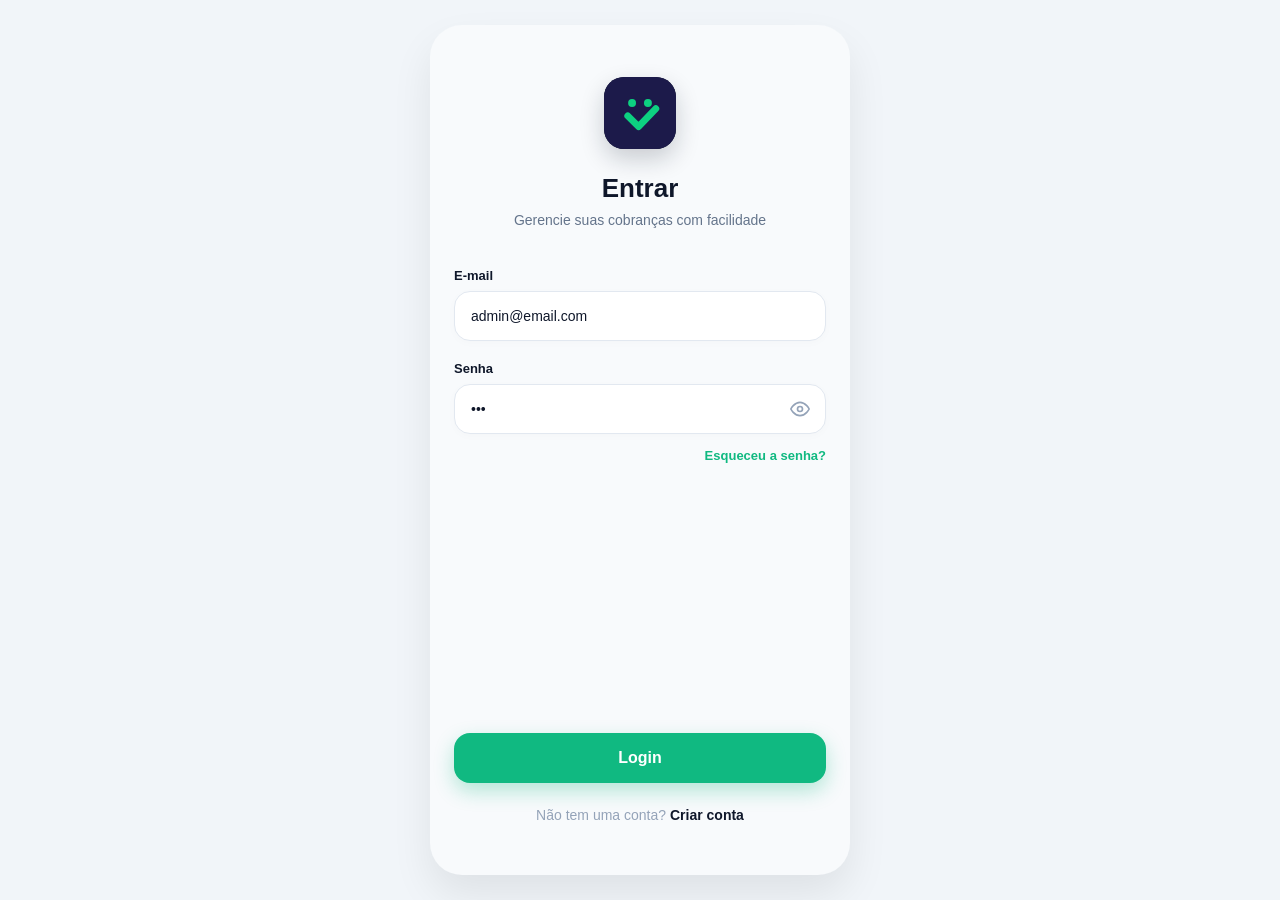
<file: index.html>
<!DOCTYPE html>
<html lang="pt-BR">
<head>
    <meta charset="UTF-8">
    <meta name="viewport" content="width=device-width, initial-scale=1.0">
    <title>Tique - Entrar</title>
    <link rel="stylesheet" href="style.css">
</head>
<body>

    <div class="container">
        <!-- Bloco Superior -->
        <div class="top-content">
            <div class="logo-box">
                <img src="assets/logo.svg" alt="Logo Tique">
            </div>
            <h1>Entrar</h1>
            <!-- Mantive a frase que você gostou! -->
            <p>Gerencie suas cobranças com facilidade</p>

            <form id="loginForm" onsubmit="fazerLogin(event)">
                <div class="input-group">
                    <label>E-mail</label>
                    <input type="email" id="email" value="admin@email.com" placeholder="seu@email.com" required>
                </div>
                
                <div class="input-group">
                    <label>Senha</label>
                    <div class="password-wrapper">
                        <!-- O value="123" atende ao professor, mas o placeholder está lá -->
                        <input type="password" id="senha" value="123" placeholder="••••••••" required>
                        <span class="eye-icon" onclick="togglePassword()">
                            <!-- Ícone de Olho em SVG para não precisar baixar imagem -->
                            <svg width="20" height="20" viewBox="0 0 24 24" fill="none" stroke="#94a3b8" stroke-width="2" stroke-linecap="round" stroke-linejoin="round">
                                <path d="M1 12s4-8 11-8 11 8 11 8-4 8-11 8-11-8-11-8z"></path>
                                <circle cx="12" cy="12" r="3"></circle>
                            </svg>
                        </span>
                    </div>
                </div>

                <div class="forgot-password">
                    <a href="recuperar.html">Esqueceu a senha?</a>
                </div>
        </div>

        <!-- Bloco Inferior (Empurrado para baixo pelo CSS) -->
        <div class="bottom-content">
                <button type="submit" class="btn-login" form="loginForm">Login</button>
                <p class="register-link">Não tem uma conta? <a href="cadastro.html">Criar conta</a></p>
            </form>
        </div>
    </div>

    <script src="script.js"></script>

</body>
</html>
</file>
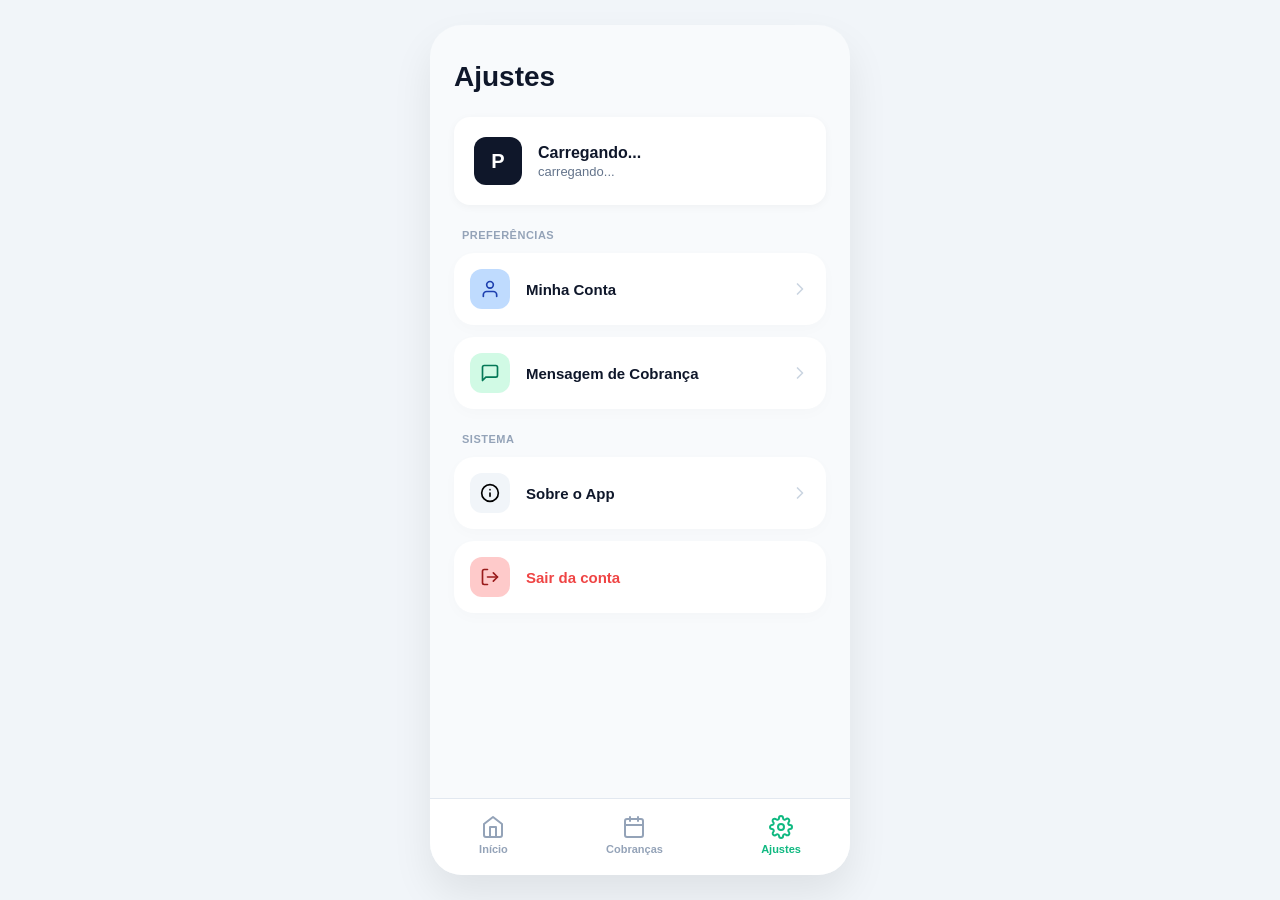
<file: ajustes.html>
<!DOCTYPE html>
<html lang="pt-BR">
<head>
    <meta charset="UTF-8">
    <meta name="viewport" content="width=device-width, initial-scale=1.0">
    <title>Tique - Ajustes</title>
    <link rel="stylesheet" href="style.css">
</head>
<body>

    <div class="container dashboard-layout">
        
        <div class="scroll-area relative-area">
            
            <!-- Cabeçalho -->
            <header class="cobrancas-header">
                <h2>Ajustes</h2>
            </header>

            <!-- Card de Perfil Dinâmico -->
            <div class="profile-card" style="display: flex; align-items: center; gap: 16px; background: #ffffff; padding: 20px; border-radius: 16px; margin-bottom: 24px; box-shadow: 0 2px 8px rgba(0,0,0,0.04);">
                <!-- Avatar com ID para receber a inicial -->
                <div id="perfilAvatar" style="width: 48px; height: 48px; background-color: #0f172a; color: #ffffff; font-weight: 700; border-radius: 12px; display: flex; align-items: center; justify-content: center; font-size: 20px;">
                    P
                </div>
                <div>
                    <!-- Nome com ID -->
                    <h4 id="perfilNome" style="font-size: 16px; font-weight: 700; color: #0f172a; margin-bottom: 2px;">Carregando...</h4>
                    <!-- E-mail com ID -->
                    <p id="perfilEmail" style="font-size: 13px; color: #64748b; margin: 0;">carregando...</p>
                </div>
            </div>

            <!-- Grupo de Preferências -->
            <div class="settings-group">
                <h4 class="settings-title">PREFERÊNCIAS</h4>
                
                <!-- Envolvido com a tag <a> para direcionar para minha-conta.html -->
                <a href="minha-conta.html" style="text-decoration: none; color: inherit; display: block;">
                    <div class="settings-item" style="cursor: pointer;">
                        <div class="settings-item-left">
                            <div class="settings-icon bg-blue">
                                <svg width="24" height="24" viewBox="0 0 24 24" fill="none" stroke="currentColor" stroke-width="2" stroke-linecap="round" stroke-linejoin="round"><path d="M20 21v-2a4 4 0 0 0-4-4H8a4 4 0 0 0-4 4v2"></path><circle cx="12" cy="7" r="4"></circle></svg>
                            </div>
                            <span>Minha Conta</span>
                        </div>
                        <svg class="chevron" viewBox="0 0 24 24" fill="none" stroke="currentColor" stroke-width="2" stroke-linecap="round" stroke-linejoin="round"><polyline points="9 18 15 12 9 6"></polyline></svg>
                    </div>
                </a>
                
                <!-- Opção para Editar Mensagem de Cobrança -->
                <a href="mensagem.html" style="text-decoration: none; color: inherit; display: block;">
                    <div class="settings-item" style="cursor: pointer;">
                        <div class="settings-item-left">
                            <!-- Troquei a cor para bg-green e o ícone para um balão de mensagem -->
                            <div class="settings-icon bg-green" style="background-color: #d1fae5; color: #047857;">
                                <svg width="24" height="24" viewBox="0 0 24 24" fill="none" stroke="currentColor" stroke-width="2" stroke-linecap="round" stroke-linejoin="round">
                                    <path d="M21 15a2 2 0 0 1-2 2H7l-4 4V5a2 2 0 0 1 2-2h14a2 2 0 0 1 2 2z"></path>
                                </svg>
                            </div>
                            <span>Mensagem de Cobrança</span>
                        </div>
                        <svg class="chevron" viewBox="0 0 24 24" fill="none" stroke="currentColor" stroke-width="2" stroke-linecap="round" stroke-linejoin="round"><polyline points="9 18 15 12 9 6"></polyline></svg>
                    </div>
                </a>

            </div>

            <!-- Grupo do Sistema -->
            <div class="settings-group">
                <h4 class="settings-title">SISTEMA</h4>
                
                <!-- Opção Sobre o App -->
                <a href="sobre.html" style="text-decoration: none; color: inherit; display: block;">
                    <div class="settings-item" style="cursor: pointer;">
                        <div class="settings-item-left">
                            <div class="settings-icon bg-gray-av">
                                <!-- Ícone de Informação (i) no lugar da interrogação -->
                                <svg width="24" height="24" viewBox="0 0 24 24" fill="none" stroke="currentColor" stroke-width="2" stroke-linecap="round" stroke-linejoin="round">
                                    <circle cx="12" cy="12" r="10"></circle>
                                    <line x1="12" y1="16" x2="12" y2="12"></line>
                                    <line x1="12" y1="8" x2="12.01" y2="8"></line>
                                </svg>
                            </div>
                            <span>Sobre o App</span>
                        </div>
                        <svg class="chevron" viewBox="0 0 24 24" fill="none" stroke="currentColor" stroke-width="2" stroke-linecap="round" stroke-linejoin="round"><polyline points="9 18 15 12 9 6"></polyline></svg>
                    </div>
                </a>
                
                <!-- Botão de Sair com a função sairDoApp() -->
                <div class="settings-item" onclick="sairDoApp()" style="cursor: pointer;">
                    <div class="settings-item-left">
                        <div class="settings-icon bg-red">
                            <svg width="24" height="24" viewBox="0 0 24 24" fill="none" stroke="currentColor" stroke-width="2" stroke-linecap="round" stroke-linejoin="round"><path d="M9 21H5a2 2 0 0 1-2-2V5a2 2 0 0 1 2-2h4"></path><polyline points="16 17 21 12 16 7"></polyline><line x1="21" y1="12" x2="9" y2="12"></line></svg>
                        </div>
                        <span style="color: #ef4444;">Sair da conta</span>
                    </div>
                </div>
            </div>

        </div>

        <!-- Menu de Navegação Inferior -->
        <nav class="bottom-nav">
            <a href="dashboard.html" class="nav-item">
                <svg width="24" height="24" viewBox="0 0 24 24" fill="none" stroke="#94a3b8" stroke-width="2" stroke-linecap="round" stroke-linejoin="round"><path d="M3 9l9-7 9 7v11a2 2 0 0 1-2 2H5a2 2 0 0 1-2-2z"></path><polyline points="9 22 9 12 15 12 15 22"></polyline></svg>
                <span>Início</span>
            </a>
            <a href="cobrancas.html" class="nav-item">
                <svg width="24" height="24" viewBox="0 0 24 24" fill="none" stroke="#94a3b8" stroke-width="2" stroke-linecap="round" stroke-linejoin="round"><rect x="3" y="4" width="18" height="18" rx="2" ry="2"></rect><line x1="16" y1="2" x2="16" y2="6"></line><line x1="8" y1="2" x2="8" y2="6"></line><line x1="3" y1="10" x2="21" y2="10"></line></svg>
                <span>Cobranças</span>
            </a>
            <a href="ajustes.html" class="nav-item active">
                <svg width="24" height="24" viewBox="0 0 24 24" fill="none" stroke="#10b981" stroke-width="2" stroke-linecap="round" stroke-linejoin="round"><circle cx="12" cy="12" r="3"></circle><path d="M19.4 15a1.65 1.65 0 0 0 .33 1.82l.06.06a2 2 0 0 1 0 2.83 2 2 0 0 1-2.83 0l-.06-.06a1.65 1.65 0 0 0-1.82-.33 1.65 1.65 0 0 0-1 1.51V21a2 2 0 0 1-2 2 2 2 0 0 1-2-2v-.09A1.65 1.65 0 0 0 9 19.4a1.65 1.65 0 0 0-1.82.33l-.06.06a2 2 0 0 1-2.83 0 2 2 0 0 1 0-2.83l.06-.06a1.65 1.65 0 0 0 .33-1.82 1.65 1.65 0 0 0-1.51-1H3a2 2 0 0 1-2-2 2 2 0 0 1 2-2h.09A1.65 1.65 0 0 0 4.6 9a1.65 1.65 0 0 0-.33-1.82l-.06-.06a2 2 0 0 1 0-2.83 2 2 0 0 1 2.83 0l.06.06a1.65 1.65 0 0 0 1.82.33H9a1.65 1.65 0 0 0 1-1.51V3a2 2 0 0 1 2-2 2 2 0 0 1 2 2v.09a1.65 1.65 0 0 0 1 1.51 1.65 1.65 0 0 0 1.82-.33l.06-.06a2 2 0 0 1 2.83 0 2 2 0 0 1 0 2.83l-.06.06a1.65 1.65 0 0 0-.33 1.82V9a1.65 1.65 0 0 0 1.51 1H21a2 2 0 0 1 2 2 2 2 0 0 1-2 2h-.09a1.65 1.65 0 0 0-1.51 1z"></path></svg>
                <span>Ajustes</span>
            </a>
        </nav>
    </div>

    <script src="script.js"></script>
</body>
</html>
</file>
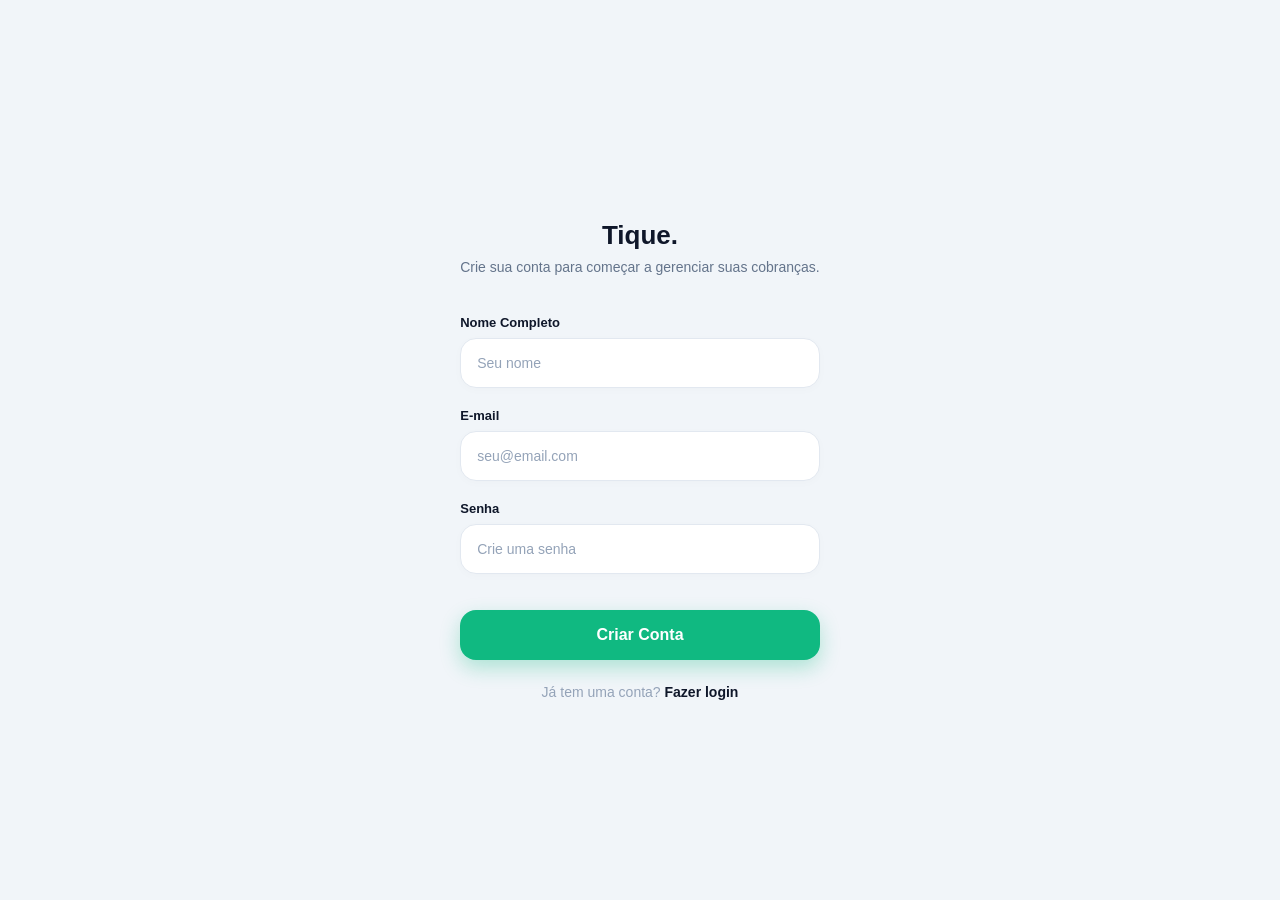
<file: cadastro.html>
<!DOCTYPE html>
<html lang="pt-BR">
<head>
    <meta charset="UTF-8">
    <meta name="viewport" content="width=device-width, initial-scale=1.0">
    <title>Tique - Criar Conta</title>
    <link rel="stylesheet" href="style.css">
</head>
<body>
    <div class="login-layout">
        <div class="top-content" style="margin-top: 40px;">
            <h1 class="logo-text">Tique<span>.</span></h1>
            <p class="subtitle">Crie sua conta para começar a gerenciar suas cobranças.</p>
        </div>

        <div class="middle-content">
            <form id="cadastroForm" onsubmit="cadastrarUsuario(event)">
                <div class="input-group">
                    <label>Nome Completo</label>
                    <input type="text" id="cadNome" placeholder="Seu nome" required>
                </div>
                <div class="input-group">
                    <label>E-mail</label>
                    <input type="email" id="cadEmail" placeholder="seu@email.com" required>
                </div>
                <div class="input-group">
                    <label>Senha</label>
                    <input type="password" id="cadSenha" placeholder="Crie uma senha" required>
                </div>

                <button type="submit" class="btn-login" style="margin-top: 16px;">Criar Conta</button>
                <p class="register-link">Já tem uma conta? <a href="index.html">Fazer login</a></p>
            </form>
        </div>
    </div>
    <script src="script.js"></script>
</body>
</html>
</file>
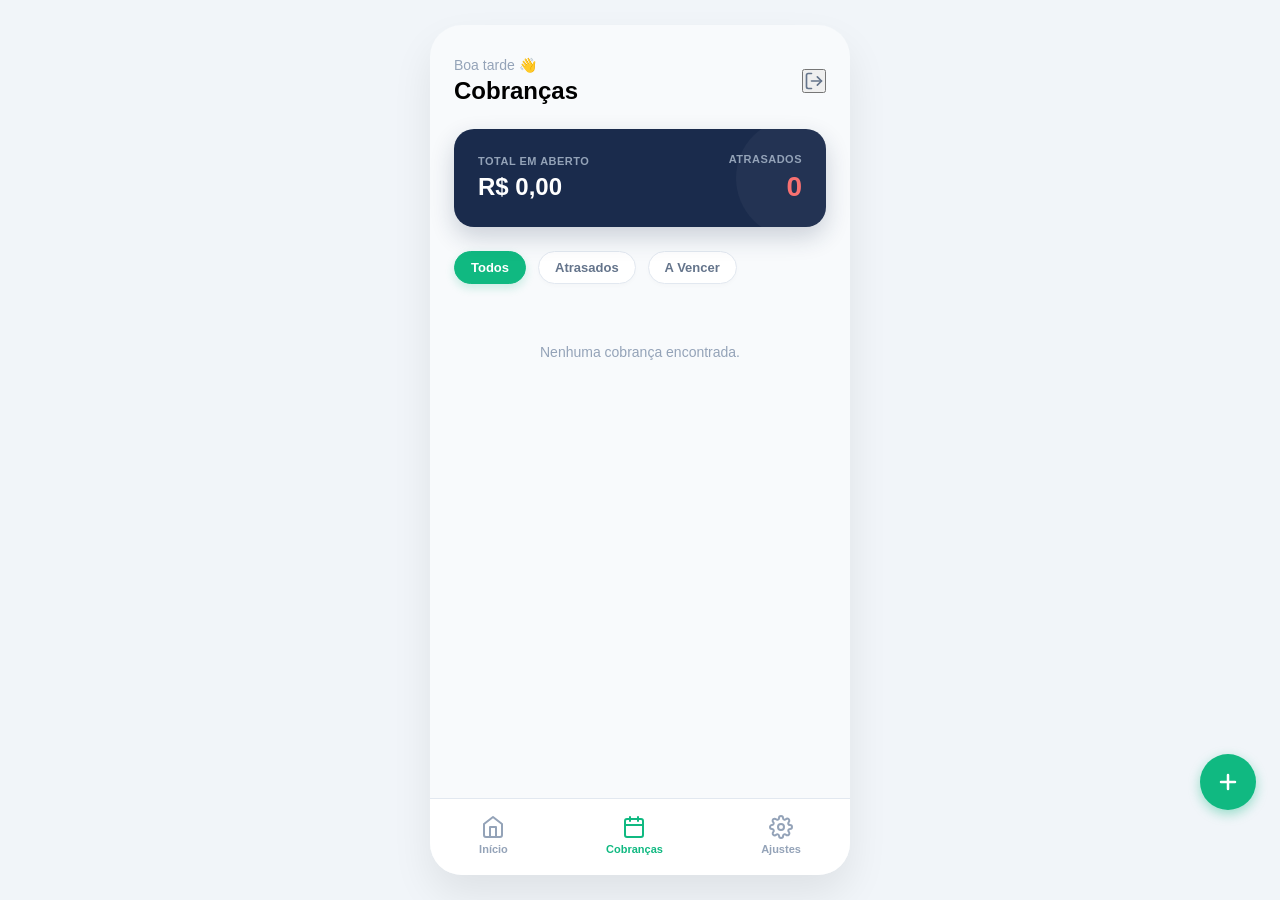
<file: cobrancas.html>
<!DOCTYPE html>
<html lang="pt-BR">
<head>
    <meta charset="UTF-8">
    <meta name="viewport" content="width=device-width, initial-scale=1.0">
    <title>Tique - Cobranças</title>
    <link rel="stylesheet" href="style.css">
</head>
<body onload="inicializarCobrancas()">

    <div class="container dashboard-layout">
        
        <div class="scroll-area relative-area">
            
            <!-- Cabeçalho Cobranças Alinhado e com ID para a saudação -->
            <header style="display: flex; justify-content: space-between; align-items: center; margin-bottom: 24px;">
                <div>
                    <span class="greeting" id="textoSaudacao" style="display: block;">Bom dia</span>
                    <h2 style="margin-top: 4px; margin-bottom: 0;">Cobranças</h2>
                </div>
                
                <button class="btn-icon" onclick="sairDoApp()" title="Sair da conta" style="flex-shrink: 0; display: flex; justify-content: center; align-items: center;">
                    <svg width="20" height="20" viewBox="0 0 24 24" fill="none" stroke="#64748b" stroke-width="2" stroke-linecap="round" stroke-linejoin="round">
                        <path d="M9 21H5a2 2 0 0 1-2-2V5a2 2 0 0 1 2-2h4"></path>
                        <polyline points="16 17 21 12 16 7"></polyline>
                        <line x1="21" y1="12" x2="9" y2="12"></line>
                    </svg>
                </button>
            </header>

            <!-- Card Escuro de Resumo -->
            <div class="summary-dark-card">
                <div class="summary-left">
                    <span class="summary-label">TOTAL EM ABERTO</span>
                    <h3 class="summary-value" id="totalAberto">R$ 0,00</h3>
                </div>
                <div class="summary-right">
                    <span class="summary-label">ATRASADOS</span>
                    <h3 class="summary-highlight" id="totalAtrasados">0</h3>
                </div>
                <div class="circle-decoration"></div>
            </div>

            <!-- Filtros (Pills) -->
            <div class="filters cobrancas-filters">
                <button class="filter-pill active" onclick="filtrarCobrancas('Todos', this)">Todos</button>
                <button class="filter-pill" onclick="filtrarCobrancas('ATRASADO', this)">Atrasados</button>
                <button class="filter-pill" onclick="filtrarCobrancas('A Vencer', this)">A Vencer</button>
            </div>

            <!-- Lista de Clientes -->
            <div class="clientes-list" id="listaClientes">
                <!-- Os cards vão entrar aqui dinamicamente -->
            </div>

            <!-- Botão Flutuante (FAB) de Nova Cobrança -->
            <button class="fab-button" onclick="window.location.href='novo.html'">
                <svg width="24" height="24" viewBox="0 0 24 24" fill="none" stroke="#ffffff" stroke-width="2.5" stroke-linecap="round" stroke-linejoin="round"><line x1="12" y1="5" x2="12" y2="19"></line><line x1="5" y1="12" x2="19" y2="12"></line></svg>
            </button>
        </div>

        <!-- Menu de Navegação Inferior -->
        <nav class="bottom-nav">
            <a href="dashboard.html" class="nav-item">
                <svg width="24" height="24" viewBox="0 0 24 24" fill="none" stroke="#94a3b8" stroke-width="2" stroke-linecap="round" stroke-linejoin="round"><path d="M3 9l9-7 9 7v11a2 2 0 0 1-2 2H5a2 2 0 0 1-2-2z"></path><polyline points="9 22 9 12 15 12 15 22"></polyline></svg>
                <span>Início</span>
            </a>
            <a href="cobrancas.html" class="nav-item active">
                <svg width="24" height="24" viewBox="0 0 24 24" fill="none" stroke="#10b981" stroke-width="2" stroke-linecap="round" stroke-linejoin="round"><rect x="3" y="4" width="18" height="18" rx="2" ry="2"></rect><line x1="16" y1="2" x2="16" y2="6"></line><line x1="8" y1="2" x2="8" y2="6"></line><line x1="3" y1="10" x2="21" y2="10"></line></svg>
                <span>Cobranças</span>
            </a>
            <a href="ajustes.html" class="nav-item">
                <svg width="24" height="24" viewBox="0 0 24 24" fill="none" stroke="#94a3b8" stroke-width="2" stroke-linecap="round" stroke-linejoin="round"><circle cx="12" cy="12" r="3"></circle><path d="M19.4 15a1.65 1.65 0 0 0 .33 1.82l.06.06a2 2 0 0 1 0 2.83 2 2 0 0 1-2.83 0l-.06-.06a1.65 1.65 0 0 0-1.82-.33 1.65 1.65 0 0 0-1 1.51V21a2 2 0 0 1-2 2 2 2 0 0 1-2-2v-.09A1.65 1.65 0 0 0 9 19.4a1.65 1.65 0 0 0-1.82.33l-.06.06a2 2 0 0 1-2.83 0 2 2 0 0 1 0-2.83l.06-.06a1.65 1.65 0 0 0 .33-1.82 1.65 1.65 0 0 0-1.51-1H3a2 2 0 0 1-2-2 2 2 0 0 1 2-2h.09A1.65 1.65 0 0 0 4.6 9a1.65 1.65 0 0 0-.33-1.82l-.06-.06a2 2 0 0 1 0-2.83 2 2 0 0 1 2.83 0l.06.06a1.65 1.65 0 0 0 1.82.33H9a1.65 1.65 0 0 0 1-1.51V3a2 2 0 0 1 2-2 2 2 0 0 1 2 2v.09a1.65 1.65 0 0 0 1 1.51 1.65 1.65 0 0 0 1.82-.33l.06-.06a2 2 0 0 1 2.83 0 2 2 0 0 1 0 2.83l-.06.06a1.65 1.65 0 0 0-.33 1.82V9a1.65 1.65 0 0 0 1.51 1H21a2 2 0 0 1 2 2 2 2 0 0 1-2 2h-.09a1.65 1.65 0 0 0-1.51 1z"></path></svg>
                <span>Ajustes</span>
            </a>
        </nav>
    </div>

    <script src="script.js"></script>
</body>
</html>
</file>
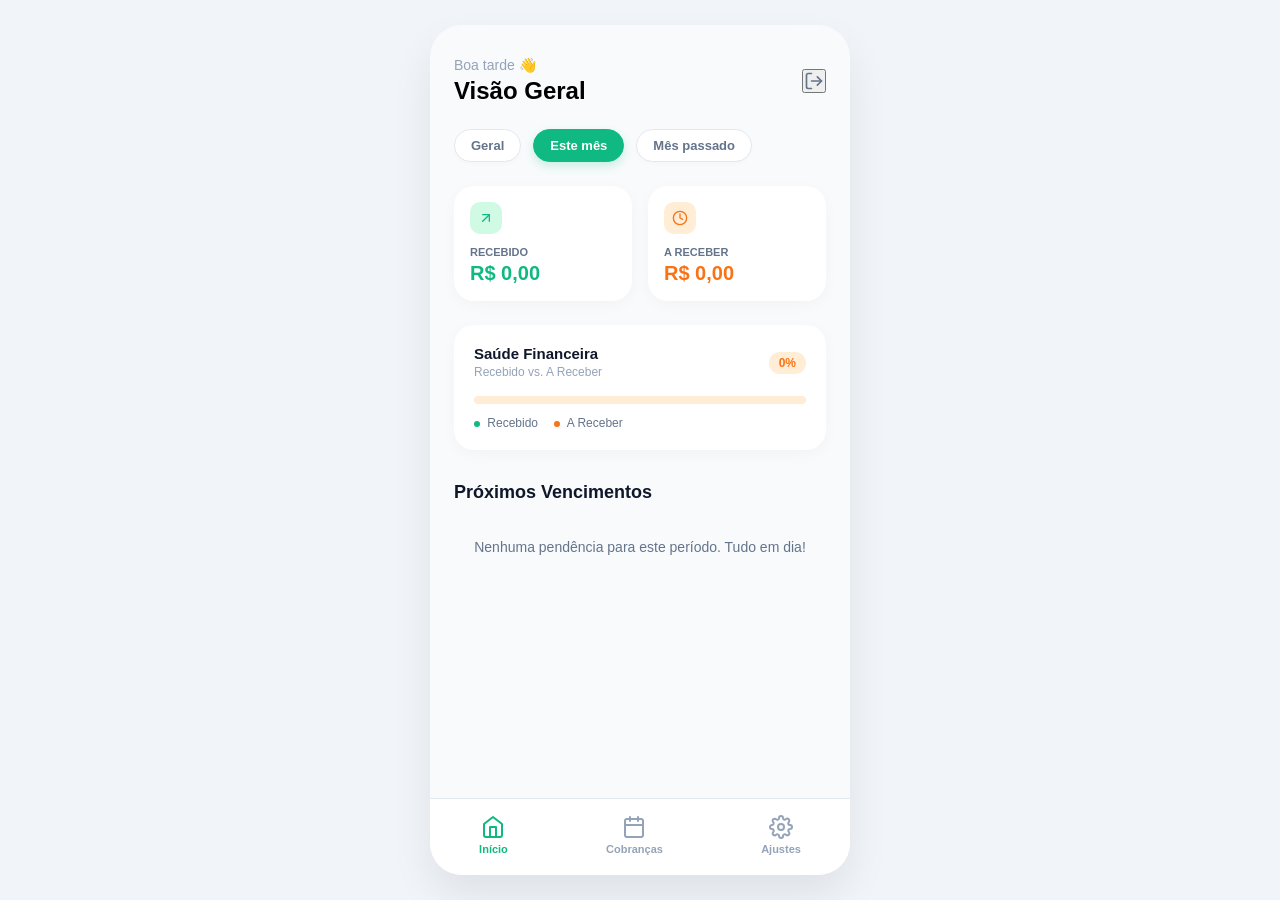
<file: dashboard.html>
<!DOCTYPE html>
<html lang="pt-BR">
<head>
    <meta charset="UTF-8">
    <meta name="viewport" content="width=device-width, initial-scale=1.0">
    <title>Tique - Visão Geral</title>
    <link rel="stylesheet" href="style.css">
</head>
<body onload="inicializarDashboard()">

    <div class="container dashboard-layout">
        
        <div class="scroll-area" style="padding-bottom: 24px;">
            
            <!-- Cabeçalho Dashboard -->
            <header style="display: flex; justify-content: space-between; align-items: center; margin-bottom: 24px;">
                <div>
                    <span class="greeting" id="textoSaudacao" style="display: block;">Bom dia</span>
                    <h2 style="margin-top: 4px; margin-bottom: 0;">Visão Geral</h2>
                </div>
                
                <button class="btn-icon" onclick="sairDoApp()" title="Sair da conta" style="flex-shrink: 0; display: flex; justify-content: center; align-items: center;">
                    <svg width="20" height="20" viewBox="0 0 24 24" fill="none" stroke="#64748b" stroke-width="2" stroke-linecap="round" stroke-linejoin="round">
                        <path d="M9 21H5a2 2 0 0 1-2-2V5a2 2 0 0 1 2-2h4"></path>
                        <polyline points="16 17 21 12 16 7"></polyline>
                        <line x1="21" y1="12" x2="9" y2="12"></line>
                    </svg>
                </button>
            </header>

            <!-- Filtros -->
            <div class="filters">
                <!-- Passamos 'Este mes' como padrão -->
                <button class="filter-pill" onclick="filtrarDashboard('Geral', this)">Geral</button>
                <button class="filter-pill active" onclick="filtrarDashboard('Este mes', this)">Este mês</button>
                <button class="filter-pill" onclick="filtrarDashboard('Mes passado', this)">Mês passado</button>
            </div>


            <!-- Cards de Resumo -->
            <div class="summary-cards">
                <div class="card card-green">
                    <div class="card-icon bg-green-light">
                        <svg width="16" height="16" viewBox="0 0 24 24" fill="none" stroke="#10b981" stroke-width="2" stroke-linecap="round" stroke-linejoin="round"><line x1="7" y1="17" x2="17" y2="7"></line><polyline points="7 7 17 7 17 17"></polyline></svg>
                    </div>
                    <span class="card-label">RECEBIDO</span>
                    <h3 class="card-value" id="dashRecebido">R$ 0,00</h3>
                </div>
                
                <div class="card card-orange">
                    <div class="card-icon bg-orange-light">
                        <svg width="16" height="16" viewBox="0 0 24 24" fill="none" stroke="#f97316" stroke-width="2" stroke-linecap="round" stroke-linejoin="round"><circle cx="12" cy="12" r="10"></circle><polyline points="12 6 12 12 16 14"></polyline></svg>
                    </div>
                    <span class="card-label">A RECEBER</span>
                    <h3 class="card-value" id="dashAReceber">R$ 0,00</h3>
                </div>
            </div>

            <!-- Saúde Financeira -->
            <div class="health-card">
                <div class="health-header">
                    <div>
                        <h4>Saúde Financeira</h4>
                        <span class="health-subtitle">Recebido vs. A Receber</span>
                    </div>
                    <span class="health-percent" id="dashSaudeTexto">0%</span>
                </div>
                <div class="progress-track">
                    <div class="progress-fill" id="dashSaudeBarra" style="width: 0%;"></div>
                </div>
                <div class="health-legend">
                    <span><span class="dot dot-green"></span> Recebido</span>
                    <span><span class="dot dot-orange"></span> A Receber</span>
                </div>
            </div>

            <!-- Substituímos Categorias por Próximos Vencimentos -->
            <h3 class="section-title">Próximos Vencimentos</h3>
            <div class="category-list" id="dashProximos">
                <!-- Os mini-cards entrarão aqui dinamicamente -->
            </div>
            
        </div> <!-- Fim da scroll-area -->

        <!-- Menu de Navegação Inferior -->
        <nav class="bottom-nav">
            <a href="dashboard.html" class="nav-item active">
                <svg width="24" height="24" viewBox="0 0 24 24" fill="none" stroke="#10b981" stroke-width="2" stroke-linecap="round" stroke-linejoin="round"><path d="M3 9l9-7 9 7v11a2 2 0 0 1-2 2H5a2 2 0 0 1-2-2z"></path><polyline points="9 22 9 12 15 12 15 22"></polyline></svg>
                <span>Início</span>
            </a>
            <a href="cobrancas.html" class="nav-item">
                <svg width="24" height="24" viewBox="0 0 24 24" fill="none" stroke="#94a3b8" stroke-width="2" stroke-linecap="round" stroke-linejoin="round"><rect x="3" y="4" width="18" height="18" rx="2" ry="2"></rect><line x1="16" y1="2" x2="16" y2="6"></line><line x1="8" y1="2" x2="8" y2="6"></line><line x1="3" y1="10" x2="21" y2="10"></line></svg>
                <span>Cobranças</span>
            </a>
            <a href="ajustes.html" class="nav-item">
                <svg width="24" height="24" viewBox="0 0 24 24" fill="none" stroke="#94a3b8" stroke-width="2" stroke-linecap="round" stroke-linejoin="round"><circle cx="12" cy="12" r="3"></circle><path d="M19.4 15a1.65 1.65 0 0 0 .33 1.82l.06.06a2 2 0 0 1 0 2.83 2 2 0 0 1-2.83 0l-.06-.06a1.65 1.65 0 0 0-1.82-.33 1.65 1.65 0 0 0-1 1.51V21a2 2 0 0 1-2 2 2 2 0 0 1-2-2v-.09A1.65 1.65 0 0 0 9 19.4a1.65 1.65 0 0 0-1.82.33l-.06.06a2 2 0 0 1-2.83 0 2 2 0 0 1 0-2.83l.06-.06a1.65 1.65 0 0 0 .33-1.82 1.65 1.65 0 0 0-1.51-1H3a2 2 0 0 1-2-2 2 2 0 0 1 2-2h.09A1.65 1.65 0 0 0 4.6 9a1.65 1.65 0 0 0-.33-1.82l-.06-.06a2 2 0 0 1 0-2.83 2 2 0 0 1 2.83 0l.06.06a1.65 1.65 0 0 0 1.82.33H9a1.65 1.65 0 0 0 1-1.51V3a2 2 0 0 1 2-2 2 2 0 0 1 2 2v.09a1.65 1.65 0 0 0 1 1.51 1.65 1.65 0 0 0 1.82-.33l.06-.06a2 2 0 0 1 2.83 0 2 2 0 0 1 0 2.83l-.06.06a1.65 1.65 0 0 0-.33 1.82V9a1.65 1.65 0 0 0 1.51 1H21a2 2 0 0 1 2 2 2 2 0 0 1-2 2h-.09a1.65 1.65 0 0 0-1.51 1z"></path></svg>
                <span>Ajustes</span>
            </a>
        </nav>
    </div>

    <script src="script.js"></script>
</body>
</html>
</file>
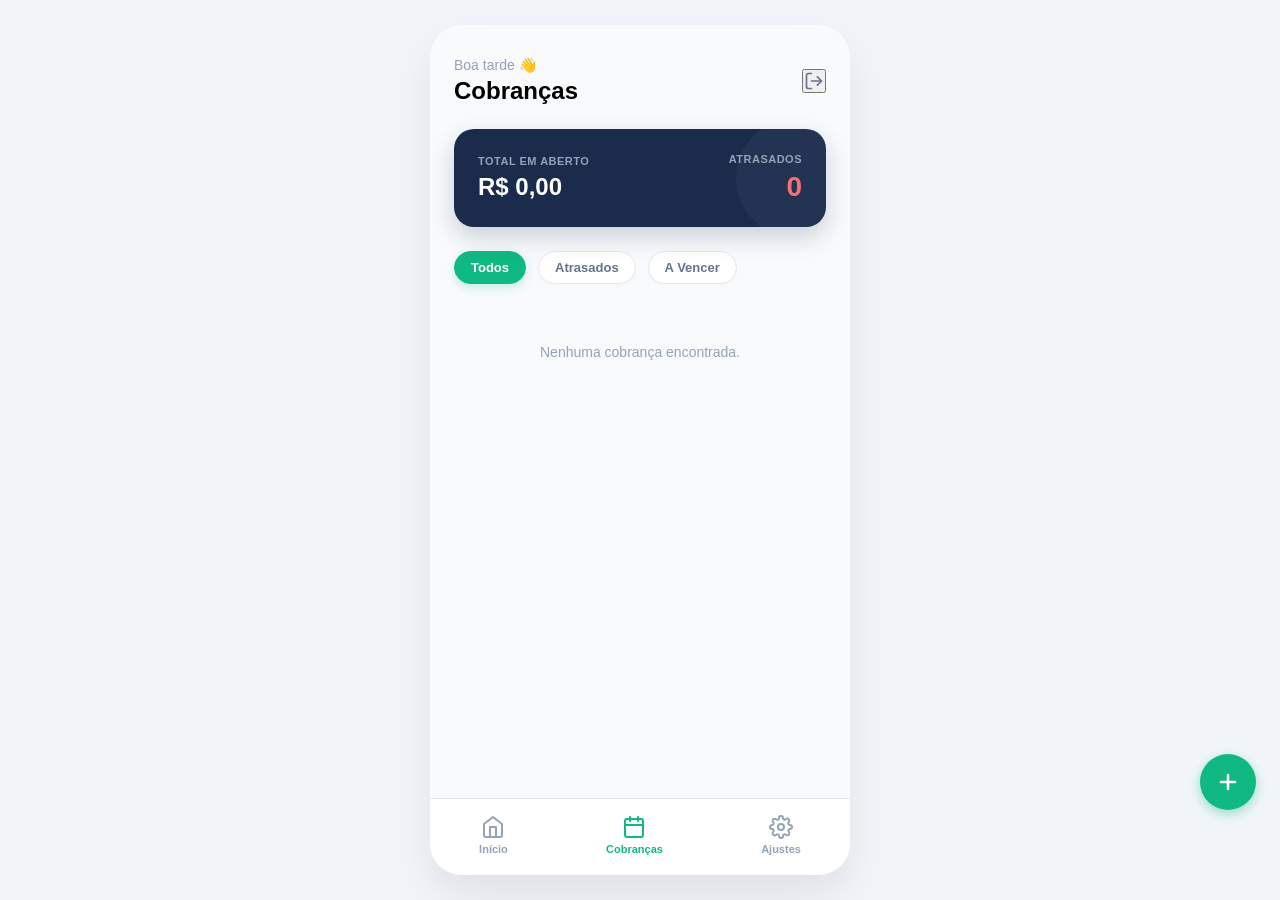
<file: editar-cobranca.html>
<!DOCTYPE html>
<html lang="pt-BR">
<head>
    <meta charset="UTF-8">
    <meta name="viewport" content="width=device-width, initial-scale=1.0">
    <title>Tique - Editar Cobrança</title>
    <link rel="stylesheet" href="style.css">
</head>
<body>
    <div class="container dashboard-layout">
        
        <div class="scroll-area" style="padding-bottom: 32px;">
            
            <!-- Cabeçalho com botão de Voltar para a tela de detalhes da cobrança -->
            <header class="cobrancas-header flex-header" style="align-items: center; gap: 12px; margin-bottom: 32px;">
                <!-- O botão volta para a lista, mas pode ser ajustado para voltar para os detalhes específicos -->
                <button type="button" class="btn-icon" onclick="window.history.back()" style="width: 48px; height: 48px;">
                    <svg width="24" height="24" viewBox="0 0 24 24" fill="none" stroke="#0f172a" stroke-width="2" stroke-linecap="round" stroke-linejoin="round">
                        <line x1="19" y1="12" x2="5" y2="12"></line>
                        <polyline points="12 19 5 12 12 5"></polyline>
                    </svg>
                </button>
                <h2 style="margin: 0; font-size: 24px;">Editar Cobrança</h2>
            </header>

            <!-- Formulário -->
            <form id="formEditarCobranca" onsubmit="salvarEdicaoCobranca(event)">
                
                <!-- Campo oculto para guardar o ID da cobrança que está sendo editada -->
                <input type="hidden" id="editId">

                <div class="input-group">
                    <label>Nome do Cliente</label>
                    <input type="text" id="editNome" required>
                </div>
                
                <div class="input-group">
                    <label>Valor da Cobrança (R$)</label>
                    <input type="number" step="0.01" id="editValor" required>
                </div>
                
                <div class="input-group">
                    <label>Data de Vencimento</label>
                    <input type="date" id="editData" required>
                </div>
                
                <div class="input-group">
                    <label>WhatsApp (com DDD)</label>
                    <input type="text" id="editWhats" required>
                </div>

                <!-- Botões de Ação -->
                <div style="display: flex; flex-direction: column; gap: 12px; margin-top: 24px;">
                    <!-- Botão de Salvar -->
                    <button type="submit" class="btn-login">Salvar Alterações</button>
                    
                    <!-- Botão de Excluir -->
                    <!-- Coloquei um estilo inline vermelho para destacar, mas você pode mover para o seu style.css como .btn-danger -->
                    <button type="button" class="btn-login" style="background-color: #ef4444; border-color: #ef4444;" onclick="excluirCobranca()">Excluir Cobrança</button>
                </div>
            </form>

        </div>
    </div>

    <script src="script.js"></script>
    <script>
        // Este script deve rodar assim que a tela carregar para preencher os dados.
        // O ideal é que ele fique no seu script.js, mas coloquei aqui para ilustrar a lógica.
        window.onload = function() {
            carregarDadosDaCobranca();
        };
    </script>
</body>
</html>
</file>
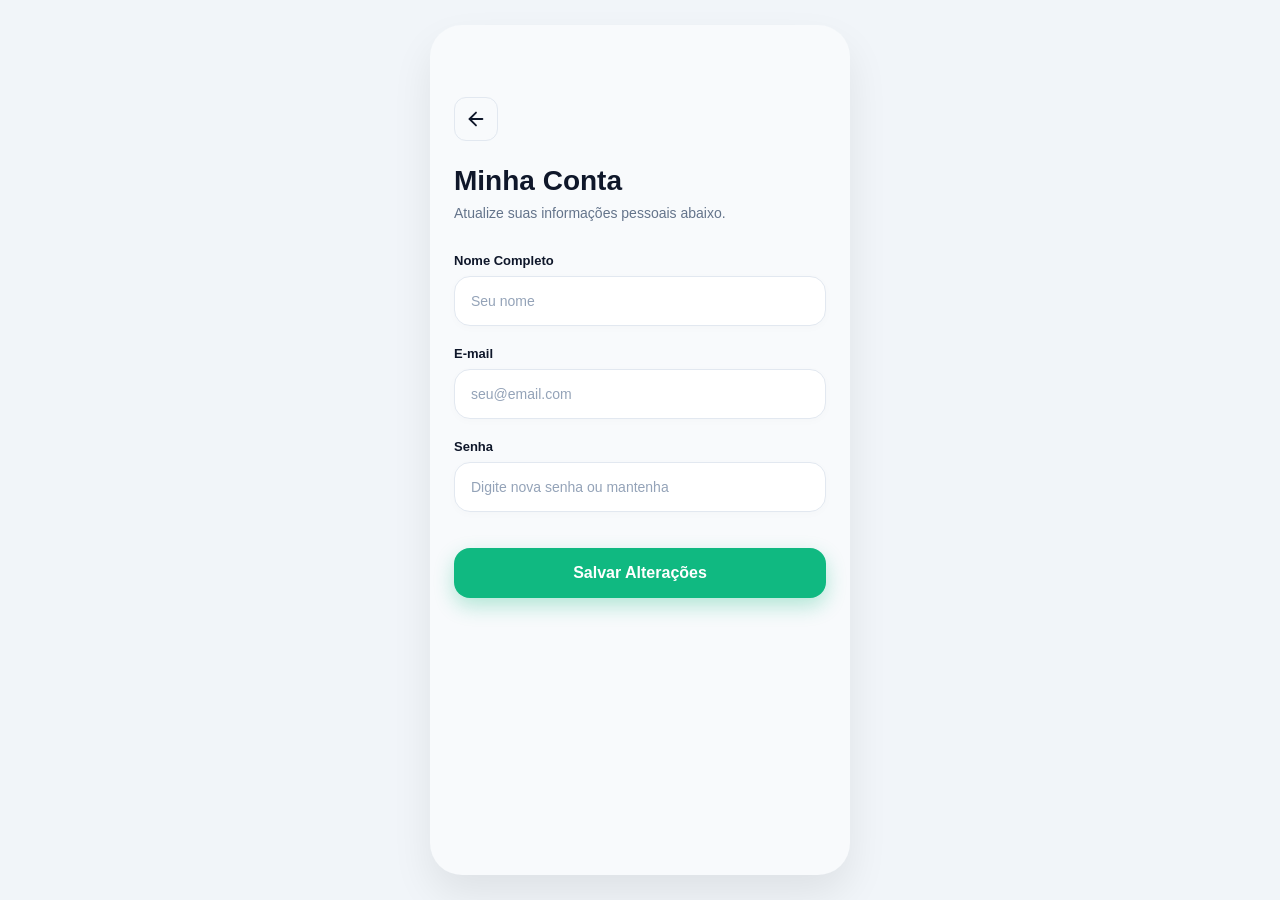
<file: minha-conta.html>
<!DOCTYPE html>
<html lang="pt-BR">
<head>
    <meta charset="UTF-8">
    <meta name="viewport" content="width=device-width, initial-scale=1.0">
    <title>Tique - Minha Conta</title>
    <link rel="stylesheet" href="style.css">
</head>
<body onload="carregarDadosEdicao()">
    <div class="container login-layout">
        
        <div class="top-content" style="margin-top: 40px; display: flex; flex-direction: column; align-items: flex-start; text-align: left; width: 100%;">
            <button class="btn-icon" onclick="window.location.href='ajustes.html'" style="margin-bottom: 24px; background: transparent; border: 1px solid #e2e8f0; width: 44px; height: 44px; border-radius: 12px; display: flex; justify-content: center; align-items: center; cursor: pointer;">
                <svg width="22" height="22" viewBox="0 0 24 24" fill="none" stroke="#0f172a" stroke-width="2" stroke-linecap="round" stroke-linejoin="round"><line x1="19" y1="12" x2="5" y2="12"></line><polyline points="12 19 5 12 12 5"></polyline></svg>
            </button>
            
            <h1 class="logo-text" style="font-size: 28px; margin-bottom: 8px;">Minha Conta</h1>
            <p class="subtitle" style="margin: 0; margin-bottom: 32px;">Atualize suas informações pessoais abaixo.</p>
        </div>

        <div class="middle-content">
            <form id="editarForm" onsubmit="salvarAlteracoesConta(event)">
                <div class="input-group">
                    <label>Nome Completo</label>
                    <input type="text" id="editNome" placeholder="Seu nome" required>
                </div>
                <div class="input-group">
                    <label>E-mail</label>
                    <input type="email" id="editEmail" placeholder="seu@email.com" required>
                </div>
                <div class="input-group">
                    <label>Senha</label>
                    <input type="password" id="editSenha" placeholder="Digite nova senha ou mantenha" required>
                </div>

                <button type="submit" class="btn-login" style="margin-top: 16px; background-color: #10b981;">Salvar Alterações</button>
            </form>
        </div>
    </div>
    <script src="script.js"></script>
</body>
</html>
</file>
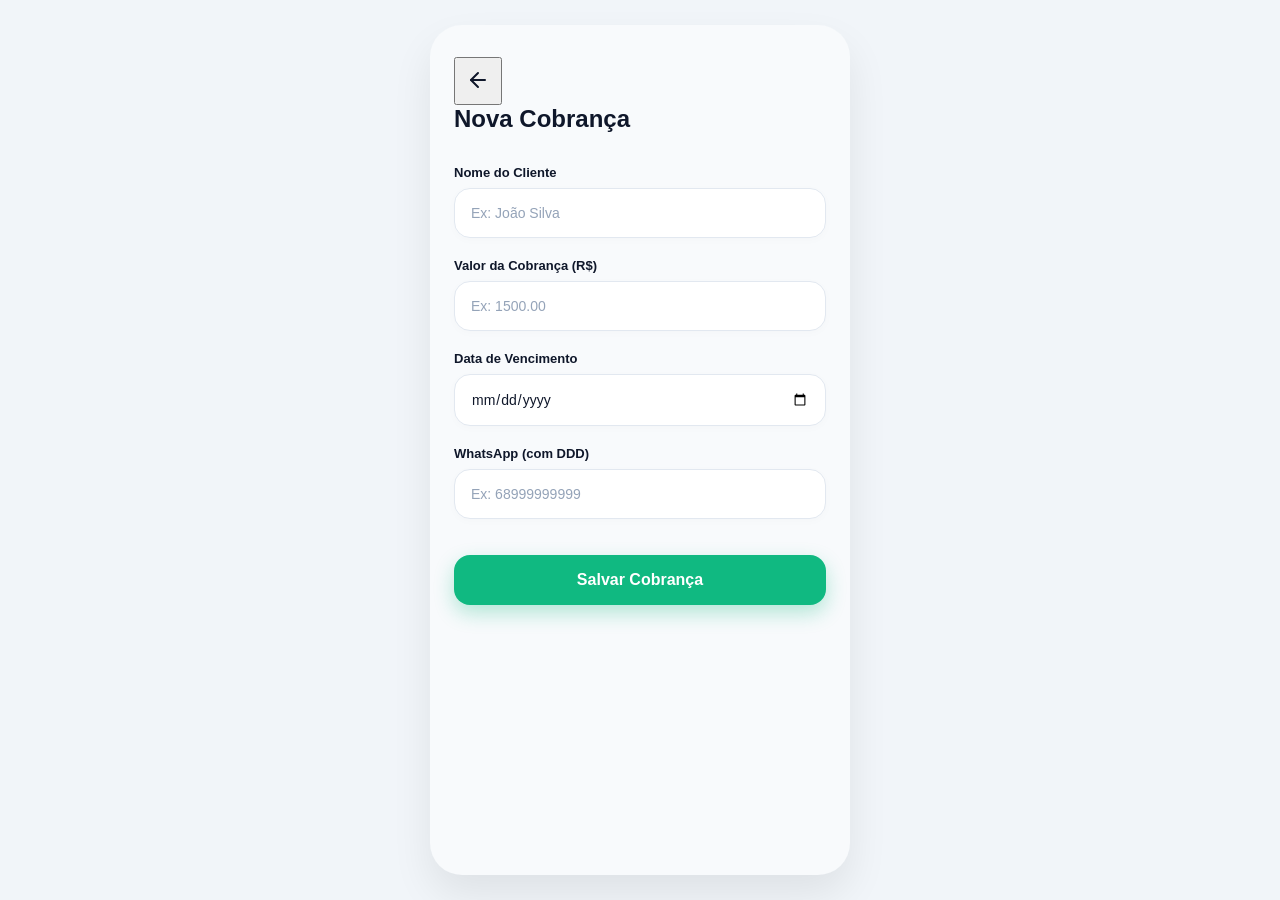
<file: novo.html>
<!DOCTYPE html>
<html lang="pt-BR">
<head>
    <meta charset="UTF-8">
    <meta name="viewport" content="width=device-width, initial-scale=1.0">
    <title>Tique - Nova Cobrança</title>
    <link rel="stylesheet" href="style.css">
</head>
<body>
    <div class="container dashboard-layout">
        
        <!-- A área do formulário ocupa a tela toda (sem menu inferior) -->
        <div class="scroll-area" style="padding-bottom: 32px;">
            
            <!-- Cabeçalho com botão de Voltar -->
            <header class="cobrancas-header flex-header" style="align-items: center; gap: 12px; margin-bottom: 32px;">
                <button class="btn-icon" onclick="window.location.href='cobrancas.html'" style="width: 48px; height: 48px;">
                    <svg width="24" height="24" viewBox="0 0 24 24" fill="none" stroke="#0f172a" stroke-width="2" stroke-linecap="round" stroke-linejoin="round"><line x1="19" y1="12" x2="5" y2="12"></line><polyline points="12 19 5 12 12 5"></polyline></svg>
                </button>
                <h2 style="margin: 0; font-size: 24px;">Nova Cobrança</h2>
            </header>

            <!-- Formulário -->
            <form id="formNovaCobranca" onsubmit="salvarNovaCobranca(event)">
                
                <div class="input-group">
                    <label>Nome do Cliente</label>
                    <input type="text" id="novoNome" placeholder="Ex: João Silva" required>
                </div>
                
                <div class="input-group">
                    <label>Valor da Cobrança (R$)</label>
                    <!-- step="0.01" permite centavos -->
                    <input type="number" step="0.01" id="novoValor" placeholder="Ex: 1500.00" required>
                </div>
                
                <div class="input-group">
                    <label>Data de Vencimento</label>
                    <input type="date" id="novoData" required>
                </div>
                
                <div class="input-group">
                    <label>WhatsApp (com DDD)</label>
                    <input type="text" id="novoWhats" placeholder="Ex: 68999999999" required>
                </div>

                <!-- Nosso botão de login reaproveitado, pois já tem o estilo perfeito -->
                <button type="submit" class="btn-login" style="margin-top: 16px;">Salvar Cobrança</button>
            </form>

        </div>
    </div>

    <script src="script.js"></script>
</body>
</html>
</file>
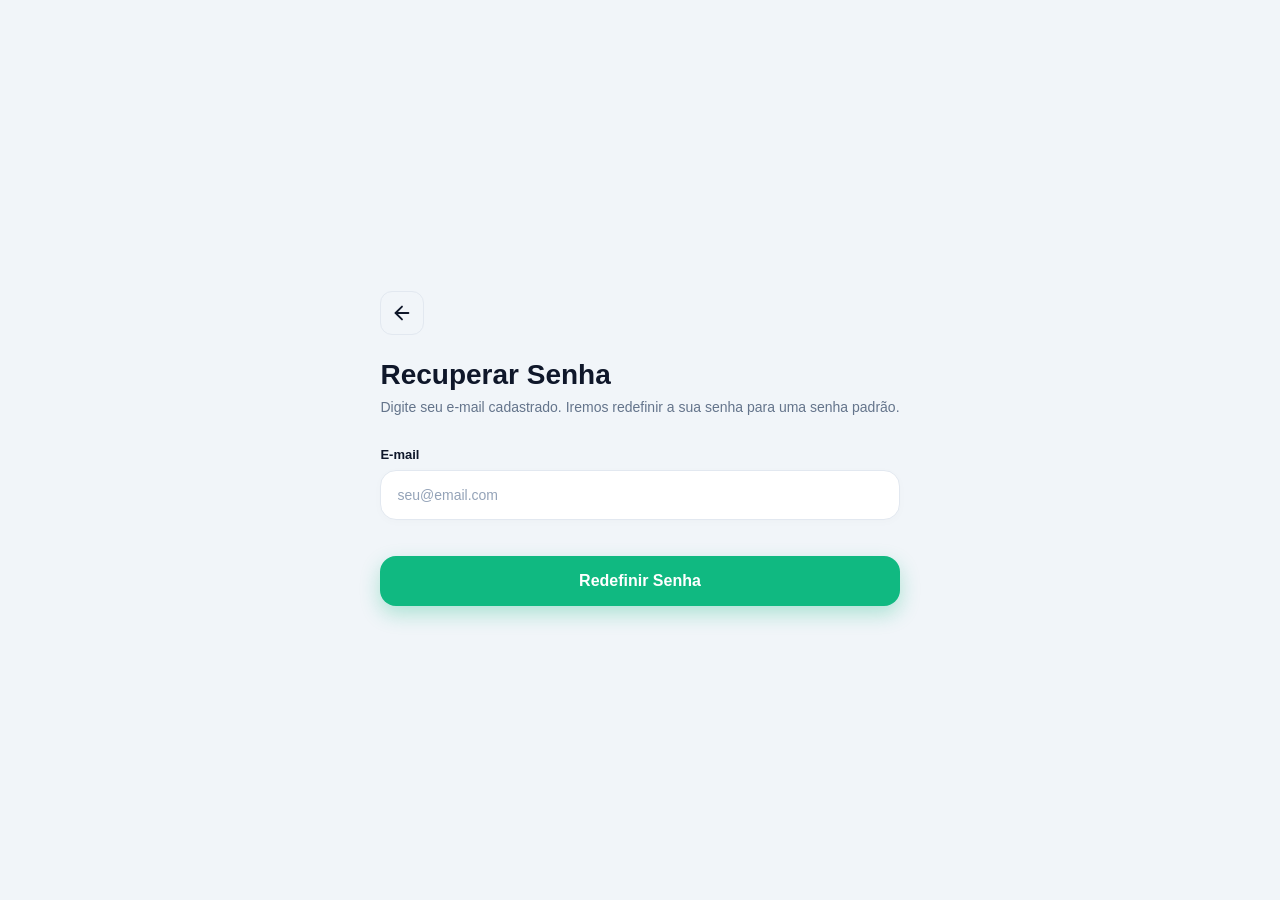
<file: recuperar.html>
<!DOCTYPE html>
<html lang="pt-BR">
<head>
    <meta charset="UTF-8">
    <meta name="viewport" content="width=device-width, initial-scale=1.0">
    <title>Tique - Recuperar Senha</title>
    <link rel="stylesheet" href="style.css">
    
    <!-- CSS Exclusivo desta tela para "vencer" o alinhamento centralizado do style.css -->
    <style>
        .login-layout {
            align-items: flex-start !important;
            padding: 24px !important;
        }
        .top-content {
            text-align: left !important;
            width: 100% !important;
            display: flex !important;
            flex-direction: column !important;
            align-items: flex-start !important;
        }
        .middle-content {
            width: 100% !important;
        }
    </style>
</head>
<body>
    <div class="login-layout">
        
        <div class="top-content" style="margin-top: 20px;">
            <button class="btn-icon" onclick="window.location.href='index.html'" style="margin-bottom: 24px; background: transparent; border: 1px solid #e2e8f0; width: 44px; height: 44px; border-radius: 12px; display: flex; justify-content: center; align-items: center; cursor: pointer;">
                <svg width="22" height="22" viewBox="0 0 24 24" fill="none" stroke="#0f172a" stroke-width="2" stroke-linecap="round" stroke-linejoin="round"><line x1="19" y1="12" x2="5" y2="12"></line><polyline points="12 19 5 12 12 5"></polyline></svg>
            </button>
            
            <h1 class="logo-text" style="font-size: 28px; margin-bottom: 8px;">Recuperar Senha</h1>
            <p class="subtitle" style="margin: 0;">Digite seu e-mail cadastrado. Iremos redefinir a sua senha para uma senha padrão.</p>
        </div>

        <div class="middle-content" style="margin-top: 32px;">
            <form id="recuperarForm" onsubmit="simularRecuperacao(event)">
                <div class="input-group">
                    <label>E-mail</label>
                    <input type="email" id="recuperarEmail" placeholder="seu@email.com" required>
                </div>
                
                <button type="submit" class="btn-login" style="margin-top: 16px;">Redefinir Senha</button>
            </form>
            
            <!-- Mensagem de Sucesso Atualizada -->
            <div id="mensagemSucesso" style="display: none; margin-top: 24px; padding: 20px; background-color: #d1fae5; border-radius: 12px; text-align: center;">
                <svg width="32" height="32" viewBox="0 0 24 24" fill="none" stroke="#10b981" stroke-width="2" stroke-linecap="round" stroke-linejoin="round" style="margin-bottom: 8px;"><path d="M22 11.08V12a10 10 0 1 1-5.93-9.14"></path><polyline points="22 4 12 14.01 9 11.01"></polyline></svg>
                
                <h4 style="color: #065f46; font-size: 16px; margin-bottom: 12px;">Senha Redefinida!</h4>
                
                <!-- Área da Senha com Blur e Olhinho -->
                <div style="color: #047857; font-size: 15px; display: flex; align-items: center; justify-content: center; gap: 8px; margin-bottom: 20px;">
                    <span>Sua nova senha é:</span>
                    <strong id="senhaPadrao" style="filter: blur(4px); transition: filter 0.3s ease; user-select: none; font-size: 18px;">123</strong>
                    
                    <button type="button" onclick="alternarVisibilidadeSenha()" style="background: transparent; border: none; cursor: pointer; display: flex; align-items: center; padding: 4px; color: #047857;" title="Revelar senha">
                        <svg id="iconeOlhoPadrao" width="20" height="20" viewBox="0 0 24 24" fill="none" stroke="currentColor" stroke-width="2" stroke-linecap="round" stroke-linejoin="round">
                            <path d="M1 12s4-8 11-8 11 8 11 8-4 8-11 8-11-8-11-8z"></path><circle cx="12" cy="12" r="3"></circle>
                        </svg>
                    </button>
                </div>
                
                <button type="button" onclick="window.location.href='index.html'" style="background: #e2e8f0; border: none; color: #475569; font-weight: 600; cursor: pointer; padding: 10px 24px; border-radius: 8px; transition: background 0.2s; width: 100%;">
                    Voltar ao Login
                </button>
            </div>
        </div>

    </div>
    <script src="script.js"></script>
</body>
</html>
</file>
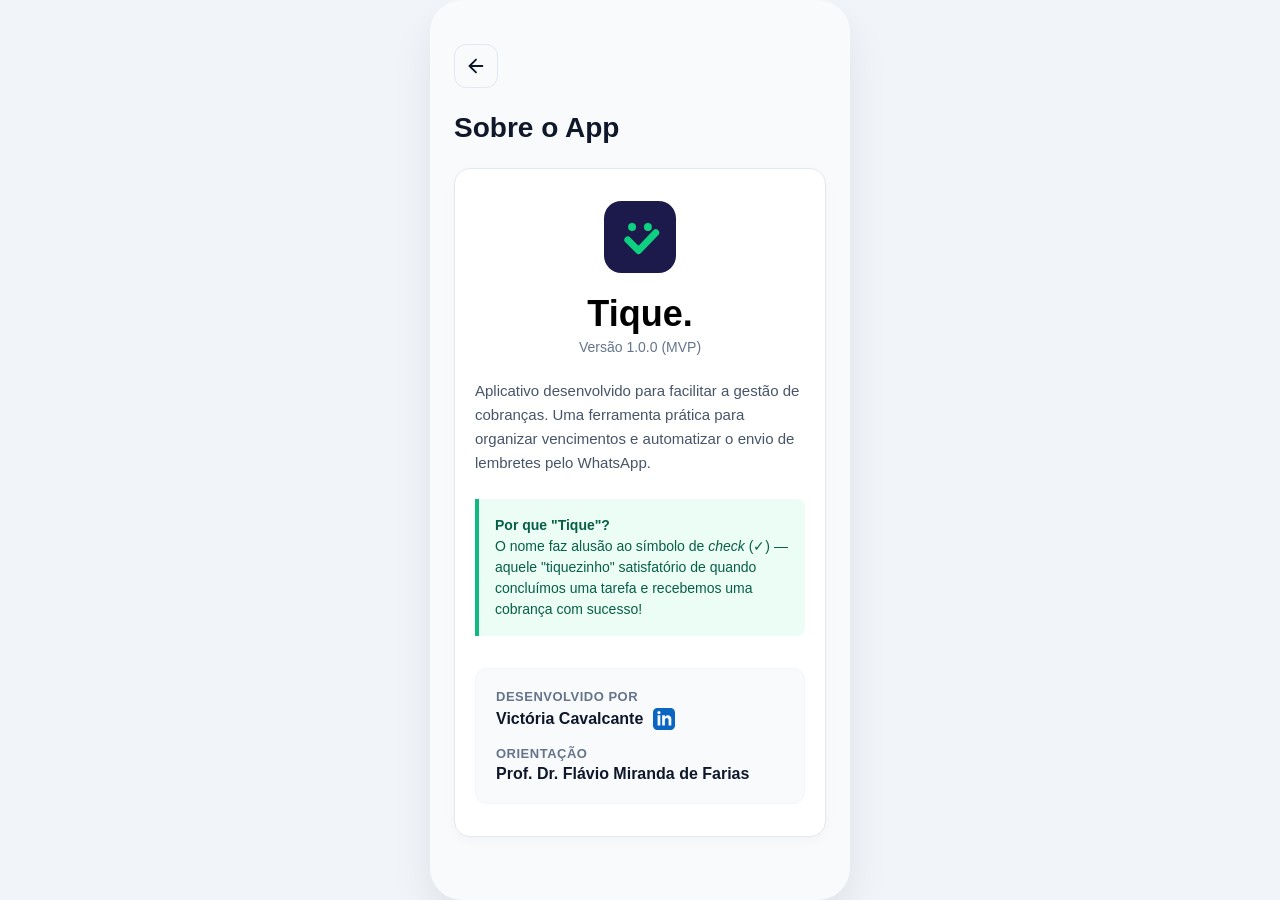
<file: sobre.html>
<!DOCTYPE html>
<html lang="pt-BR">
<head>
    <meta charset="UTF-8">
    <meta name="viewport" content="width=device-width, initial-scale=1.0">
    <title>Tique - Sobre</title>
    <link rel="stylesheet" href="style.css">
    <style>
        .login-layout {
            align-items: flex-start !important;
            padding: 24px !important;
            min-height: 100vh;
        }
        .top-content {
            text-align: left !important;
            width: 100% !important;
            display: flex !important;
            flex-direction: column !important;
            align-items: flex-start !important;
        }
        /* Efeito de hover no LinkedIn */
        .linkedin-link:hover {
            transform: scale(1.1);
        }
    </style>
</head>
<body>
    
    <div class="login-layout container" id="areaSobre">
        
        <div class="top-content" style="margin-top: 20px;">
            <button class="btn-icon" onclick="window.location.href='ajustes.html'" style="margin-bottom: 24px; background: transparent; border: 1px solid #e2e8f0; width: 44px; height: 44px; border-radius: 12px; display: flex; justify-content: center; align-items: center; cursor: pointer;">
                <svg width="22" height="22" viewBox="0 0 24 24" fill="none" stroke="#0f172a" stroke-width="2" stroke-linecap="round" stroke-linejoin="round"><line x1="19" y1="12" x2="5" y2="12"></line><polyline points="12 19 5 12 12 5"></polyline></svg>
            </button>
            
            <h1 class="logo-text" style="font-size: 28px; margin-bottom: 8px;">Sobre o App</h1>
        </div>

        <div class="middle-content" style="width: 100%; margin-top: 16px; text-align: center;">
            <div style="background: #ffffff; padding: 32px 20px; border-radius: 16px; border: 1px solid #e2e8f0; box-shadow: 0 4px 12px rgba(0,0,0,0.03); position: relative; overflow: hidden;">
                
                <object data="assets/logo-animada.svg" type="image/svg+xml" style="width: 72px; height: 72px; margin-bottom: 16px; pointer-events: none;"></object>
                
                <!-- Logo e Versão -->
                <h2 class="logo-text" style="font-size: 36px; margin-bottom: 4px;">Tique<span>.</span></h2>
                <p style="color: #64748b; font-size: 14px; margin-bottom: 24px; font-weight: 500;">Versão 1.0.0 (MVP)</p>
                
                <!-- Descrição -->
                <p style="color: #475569; font-size: 15px; line-height: 1.6; margin-bottom: 24px; text-align: left;">
                    Aplicativo desenvolvido para facilitar a gestão de cobranças. Uma ferramenta prática para organizar vencimentos e automatizar o envio de lembretes pelo WhatsApp.
                </p>

                <!-- Explicação do Nome (Destaque Verde) -->
                <div style="background: #ecfdf5; border-left: 4px solid #10b981; padding: 16px; border-radius: 0 8px 8px 0; text-align: left; margin-bottom: 32px;">
                    <p style="margin: 0; font-size: 14px; color: #065f46; line-height: 1.5;">
                        <strong>Por que "Tique"?</strong><br>
                        O nome faz alusão ao símbolo de <i>check</i> (✓) — aquele "tiquezinho" satisfatório de quando concluímos uma tarefa e recebemos uma cobrança com sucesso!
                    </p>
                </div>

                <!-- Área de Créditos -->
                <div style="text-align: left; background: #f8fafc; padding: 20px; border-radius: 12px; border: 1px solid #f1f5f9;">
                    <p style="font-size: 13px; color: #64748b; margin-bottom: 4px; text-transform: uppercase; letter-spacing: 0.5px; font-weight: 600;">Desenvolvido por</p>
                    
                    <!-- Nome com Link do LinkedIn -->
                    <div style="display: flex; align-items: center; gap: 10px; margin-bottom: 16px;">
                        <p style="font-size: 16px; font-weight: 700; color: #0f172a; margin: 0;">Victória Cavalcante</p>
                        <a href="https://www.linkedin.com/in/victoriaklcavalcante/" target="_blank" class="linkedin-link" style="color: #0a66c2; display: flex; align-items: center; transition: transform 0.2s; text-decoration: none;" title="Conectar no LinkedIn">
                            <svg width="22" height="22" viewBox="0 0 24 24" fill="currentColor">
                                <path d="M19 0h-14c-2.761 0-5 2.239-5 5v14c0 2.761 2.239 5 5 5h14c2.762 0 5-2.239 5-5v-14c0-2.761-2.238-5-5-5zm-11 19h-3v-11h3v11zm-1.5-12.268c-.966 0-1.75-.79-1.75-1.764s.784-1.764 1.75-1.764 1.75.79 1.75 1.764-.783 1.764-1.75 1.764zm13.5 12.268h-3v-5.604c0-3.368-4-3.113-4 0v5.604h-3v-11h3v1.765c1.396-2.586 7-2.777 7 2.476v6.759z"/>
                            </svg>
                        </a>
                    </div>

                    <p style="font-size: 13px; color: #64748b; margin-bottom: 4px; text-transform: uppercase; letter-spacing: 0.5px; font-weight: 600;">Orientação</p>
                    <p style="font-size: 16px; font-weight: 700; color: #0f172a; margin: 0;">Prof. Dr. Flávio Miranda de Farias</p>
                </div>
            </div>
        </div>
    </div>

    <!-- Script com Efeito Especial (Easter Egg) -->
    <script>
        document.addEventListener('click', function(e) {
            // Ignora o clique se for em um botão, link ou SVG (para não atrapalhar a navegação)
            if (e.target.closest('button') || e.target.closest('a') || e.target.closest('svg')) {
                return;
            }
            
            // Cria o elemento de "check"
            const tick = document.createElement('div');
            tick.textContent = '✓';
            tick.style.position = 'fixed';
            // Centraliza no local do clique
            tick.style.left = (e.clientX - 10) + 'px';
            tick.style.top = (e.clientY - 15) + 'px';
            tick.style.color = '#10b981'; // Verde padrão do Tique
            tick.style.fontSize = '28px';
            tick.style.fontWeight = 'bold';
            tick.style.pointerEvents = 'none'; // Impede que ele bloqueie outros cliques
            tick.style.transition = 'all 0.8s ease-out';
            tick.style.zIndex = '9999';
            tick.style.opacity = '1';
            
            document.body.appendChild(tick);
            
            // Inicia a animação de subir e sumir
            setTimeout(() => {
                tick.style.transform = 'translateY(-60px) scale(1.5)';
                tick.style.opacity = '0';
            }, 10);
            
            // Remove do HTML depois que a animação termina
            setTimeout(() => {
                tick.remove();
            }, 800);
        });
    </script>
</body>
</html>
</file>
<file: style.css>
/* style.css - Padrão Responsivo para Aplicativo Mobile */
* {
    margin: 0;
    padding: 0;
    box-sizing: border-box;
    font-family: -apple-system, BlinkMacSystemFont, "Segoe UI", Roboto, sans-serif;
}

body {
    background-color: #f1f5f9;
    display: flex;
    justify-content: center;
    align-items: center;
    min-height: 100vh;
    margin: 0;
}

.container {
    width: 100%;
    max-width: 420px;
    height: 100vh;
    max-height: 850px;
    padding: 32px 24px;
    background: #f8fafc; /* Fundo off-white do protótipo */
    border-radius: 32px;
    box-shadow: 0 20px 40px rgba(0, 0, 0, 0.08);
    display: flex;
    flex-direction: column;
    overflow-y: auto;
}

@media (max-width: 480px) {
    .container {
        max-width: 100%;
        height: 100vh;
        border-radius: 0;
        box-shadow: none;
    }
}

.top-content {
    text-align: center;
}

/* O form precisa usar flex para empurrar a bottom-content para baixo */
form {
    display: flex;
    flex-direction: column;
    flex: 1; /* Ocupa todo o espaço restante */
}

.bottom-content {
    margin-top: auto; /* Empurra o botão e o link lá pro final da tela */
    padding-top: 40px;
}

.logo-box {
    width: 72px;
    height: 72px;
    background-color: #0f172a;
    border-radius: 20px;
    display: flex;
    justify-content: center;
    align-items: center;
    margin: 20px auto 24px auto;
    box-shadow: 0 10px 25px rgba(15, 23, 42, 0.2);
    overflow: hidden;
}

.logo-box img {
    width: 100%;
    height: 100%;
    object-fit: cover;
}

h1 {
    color: #0f172a;
    font-size: 26px;
    margin-bottom: 8px;
}

p {
    color: #64748b;
    font-size: 14px;
    margin-bottom: 40px;
}

.input-group {
    text-align: left;
    margin-bottom: 20px;
}

label {
    display: block;
    font-size: 13px;
    font-weight: 700;
    color: #0f172a;
    margin-bottom: 8px;
}

input {
    width: 100%;
    padding: 16px;
    border: 1px solid #e2e8f0;
    border-radius: 16px; /* Cantos mais arredondados como no print */
    background-color: #ffffff; /* Fundo branco pra destacar do fundo off-white */
    font-size: 14px;
    color: #0f172a;
    outline: none;
    transition: all 0.2s;
    box-shadow: 0 2px 10px rgba(0, 0, 0, 0.02); /* Sombreado bem leve */
}

input::placeholder {
    color: #94a3b8;
}

input:focus {
    border-color: #10b981;
    box-shadow: 0 2px 10px rgba(16, 185, 129, 0.1);
}

/* Container relativo para o ícone do olho */
.password-wrapper {
    position: relative;
    display: flex;
    align-items: center;
}

.password-wrapper input {
    padding-right: 48px; /* Abre espaço para o ícone não encostar no texto */
}

.eye-icon {
    position: absolute;
    right: 16px;
    cursor: pointer;
    display: flex;
    align-items: center;
    justify-content: center;
}

.eye-icon:hover svg {
    stroke: #10b981; /* Fica verde ao passar o mouse */
}

.forgot-password {
    text-align: right;
    margin-top: -8px;
    margin-bottom: 24px;
}

.forgot-password a {
    color: #10b981;
    text-decoration: none;
    font-size: 13px;
    font-weight: 600;
}

.btn-login {
    width: 100%;
    padding: 16px;
    background-color: #10b981;
    color: white;
    border: none;
    border-radius: 16px;
    font-size: 16px;
    font-weight: bold;
    cursor: pointer;
    box-shadow: 0 8px 20px rgba(16, 185, 129, 0.3);
    transition: background 0.2s;
    margin-bottom: 24px;
}

.btn-login:hover {
    background-color: #0d9668;
}

.register-link {
    text-align: center;
    font-size: 14px;
    color: #94a3b8;
    margin-bottom: 20px;
}

.register-link a {
    color: #0f172a;
    font-weight: 700;
    text-decoration: none;
}




/* =========================================
   ESTILOS EXCLUSIVOS DO DASHBOARD
========================================= */

.dashboard-layout {
    padding: 0; /* Tiramos o padding global para a barra inferior colar no fundo */
    background: #f8fafc;
}

.scroll-area {
    flex: 1;
    overflow-y: auto;
    padding: 32px 24px 100px 24px; /* Espaço embaixo para não sobrepor o menu */
    padding-bottom: 120px;
}

.dash-header {
    margin-bottom: 24px;
}

.greeting {
    font-size: 14px;
    color: #94a3b8;
    font-weight: 500;
}

.dash-header h2 {
    font-size: 28px;
    color: #0f172a;
    margin-top: 4px;
}

/* Filtros */
.filters {
    display: flex;
    gap: 12px;
    margin-bottom: 24px;
}

.filter-pill {
    padding: 8px 16px;
    border-radius: 20px;
    border: 1px solid #e2e8f0;
    background: #ffffff;
    color: #64748b;
    font-size: 13px;
    font-weight: 600;
    cursor: pointer;
    box-shadow: 0 2px 4px rgba(0,0,0,0.02);
}

.filter-pill.active {
    background: #10b981;
    color: #ffffff;
    border-color: #10b981;
    box-shadow: 0 4px 10px rgba(16, 185, 129, 0.2);
}

/* Cards de Resumo */
.summary-cards {
    display: flex;
    gap: 16px;
    margin-bottom: 24px;
}

.card {
    flex: 1;
    background: #ffffff;
    padding: 16px;
    border-radius: 20px;
    box-shadow: 0 4px 15px rgba(0, 0, 0, 0.03);
}

.card-icon {
    width: 32px;
    height: 32px;
    border-radius: 10px;
    display: flex;
    justify-content: center;
    align-items: center;
    margin-bottom: 12px;
}

.bg-green-light { background: #d1fae5; }
.bg-orange-light { background: #ffedd5; }
.bg-purple-light { background: #ede9fe; }

.card-label {
    display: block;
    font-size: 11px;
    font-weight: 700;
    color: #64748b;
    margin-bottom: 4px;
}

.card-value {
    font-size: 20px;
    color: #0f172a;
}

.card-green .card-value { color: #10b981; }
.card-orange .card-value { color: #f97316; }

/* Saúde Financeira */
.health-card {
    background: #ffffff;
    padding: 20px;
    border-radius: 20px;
    box-shadow: 0 4px 15px rgba(0, 0, 0, 0.03);
    margin-bottom: 32px;
}

.health-header {
    display: flex;
    justify-content: space-between;
    align-items: center;
    margin-bottom: 16px;
}

.health-header h4 {
    color: #0f172a;
    font-size: 15px;
}

.health-subtitle {
    font-size: 12px;
    color: #94a3b8;
}

.health-percent {
    background: #ffedd5;
    color: #f97316;
    padding: 4px 10px;
    border-radius: 12px;
    font-size: 12px;
    font-weight: 700;
}

.progress-track {
    height: 8px;
    background: #ffedd5;
    border-radius: 4px;
    overflow: hidden;
    margin-bottom: 12px;
}

.progress-fill {
    height: 100%;
    background: #10b981;
    border-radius: 4px;
}

.health-legend {
    display: flex;
    gap: 16px;
    font-size: 12px;
    color: #64748b;
}

.dot {
    display: inline-block;
    width: 6px;
    height: 6px;
    border-radius: 50%;
    margin-right: 4px;
}

.dot-green { background: #10b981; }
.dot-orange { background: #f97316; }

/* Top Categorias */
.section-title {
    font-size: 18px;
    color: #0f172a;
    margin-bottom: 16px;
}

.category-list {
    display: flex;
    flex-direction: column;
    gap: 12px;
}

.category-item {
    background: #ffffff;
    padding: 16px;
    border-radius: 20px;
    display: flex;
    align-items: center;
    gap: 16px;
    box-shadow: 0 4px 15px rgba(0, 0, 0, 0.03);
}

.cat-icon {
    width: 40px;
    height: 40px;
    border-radius: 12px;
    display: flex;
    justify-content: center;
    align-items: center;
}

.cat-info {
    flex: 1;
}

.cat-header {
    display: flex;
    justify-content: space-between;
    margin-bottom: 8px;
}

.cat-name {
    font-size: 14px;
    font-weight: 600;
    color: #0f172a;
}

.cat-value {
    font-size: 14px;
    font-weight: 700;
    color: #0f172a;
}

.cat-track {
    height: 4px;
    background: #f1f5f9;
    border-radius: 2px;
    overflow: hidden;
}

.cat-fill {
    height: 100%;
    border-radius: 2px;
}

.bg-green { background: #10b981; }
.bg-purple { background: #8b5cf6; }

/* Navegação Inferior */
.bottom-nav {
    display: flex;
    justify-content: space-around;
    align-items: center;
    background: #ffffff;
    padding: 16px 0 calc(20px + env(safe-area-inset-bottom)) 0;
    border-top: 1px solid #e2e8f0;
    position: sticky;
    bottom: 0;
    z-index: 10;
}

.nav-item {
    display: flex;
    flex-direction: column;
    align-items: center;
    gap: 4px;
    text-decoration: none;
    color: #94a3b8;
    font-size: 11px;
    font-weight: 600;
}

.nav-item.active {
    color: #10b981;
}

.nav-item.active svg {
    stroke: #10b981;
}







/* =========================================
 VISUAL DA TELA DE COBRANÇAS
========================================= */

.cobrancas-header {
    align-items: flex-start;
    margin-bottom: 24px;
}

.cobrancas-header h2 {
    font-size: 28px;
    color: #0f172a;
    margin-top: 4px;
}

/* Card Escuro de Resumo */
.summary-dark-card {
    background-color: #1a2b4c; /* Azul marinho elegante */
    border-radius: 20px;
    padding: 24px;
    display: flex;
    justify-content: space-between;
    align-items: center;
    margin-bottom: 24px;
    position: relative;
    overflow: hidden;
    box-shadow: 0 10px 25px rgba(26, 43, 76, 0.2);
}

.summary-left, .summary-right {
    position: relative;
    z-index: 2;
}

.summary-right {
    text-align: right;
}

.summary-label {
    font-size: 11px;
    font-weight: 700;
    color: #94a3b8;
    letter-spacing: 0.5px;
    display: block;
    margin-bottom: 6px;
    text-transform: uppercase;
}

.summary-value {
    font-size: 24px;
    color: #ffffff;
    font-weight: 700;
}

.summary-highlight {
    font-size: 28px;
    color: #f87171; /* Vermelho/Laranja */
    font-weight: 700;
}

.circle-decoration {
    position: absolute;
    right: -30px;
    top: 50%;
    transform: translateY(-50%);
    width: 120px;
    height: 120px;
    background: rgba(255, 255, 255, 0.04);
    border-radius: 50%;
    z-index: 1;
}

/* Ajuste dos Filtros */
.cobrancas-filters {
    margin-bottom: 20px;
}

.clientes-list {
    padding-bottom: 120px; 
    display: flex;
    flex-direction: column;
    gap: 16px; 
}

/* Card Compacto de Cliente */
.cliente-card-compact {
    background: #ffffff;
    border-radius: 20px;
    padding: 16px;
    display: flex;
    align-items: center;
    gap: 16px;
    box-shadow: 0 4px 15px rgba(0, 0, 0, 0.03);
}

.cliente-avatar {
    width: 48px;
    height: 48px;
    border-radius: 14px;
    display: flex;
    justify-content: center;
    align-items: center;
    font-weight: 700;
    font-size: 16px;
    color: #1e293b;
    flex-shrink: 0;
}

/* Cores das Iniciais (Avatares) */
.bg-yellow { background-color: #fde68a; }
.bg-red { background-color: #fecaca; color: #991b1b; }
.bg-blue { background-color: #bfdbfe; color: #1e40af; }
.bg-green-av { background-color: #bbf7d0; color: #166534; }
.bg-purple-av { background-color: #e9d5ff; color: #6b21a8; }
.bg-gray-av { background-color: #f1f5f9; } /* Para o cliente extra */

.cliente-info-compact {
    flex: 1;
    min-width: 0;
    overflow: hidden;
}

.cliente-nome-compact {
    font-size: 15px;
    font-weight: 700;
    color: #0f172a;
    margin-bottom: 4px;
    white-space: nowrap;       /* Impede que o texto pule de linha */
    overflow: hidden;          /* Esconde o que vazar do tamanho */
    text-overflow: ellipsis;
}

.cliente-data {
    font-size: 12px;
    color: #94a3b8;
    margin-top: 4px;
    display: block;
}

.cliente-acao-compact {
    display: flex;
    flex-direction: column;
    align-items: flex-end;
    gap: 10px;
}

.cliente-valor-compact {
    font-size: 14px;
    font-weight: 700;
    color: #0f172a;
}

/* Botão de Cobrar Claro */
.btn-cobrar-light {
    display: flex;
    align-items: center;
    gap: 4px;
    background-color: #d1fae5;
    color: #10b981;
    padding: 6px 14px;
    border-radius: 12px;
    font-size: 12px;
    font-weight: 700;
    text-decoration: none;
    transition: all 0.2s;
}

.btn-cobrar-light:hover {
    background-color: #bbf7d0;
}

/* Botão Flutuante (FAB) */
.relative-area {
    position: relative;
}

.fab-button {
    position: fixed;  /* <-- MUDAMOS AQUI: Cola o botão na tela */
    bottom: 90px;     /* <-- Ajusta a altura para ficar acima do menu inferior */
    right: 24px;
    width: 56px;
    height: 56px;
    background-color: #10b981;
    border-radius: 50%;
    display: flex;
    justify-content: center;
    align-items: center;
    box-shadow: 0 4px 12px rgba(16, 185, 129, 0.4);
    border: none;
    cursor: pointer;
    z-index: 100;
    transition: 0.2s;
}

.fab-button:hover {
    transform: scale(1.05);
    background-color: #059669;
}

@media (max-width: 480px) {
    .fab-button {
        right: 24px; /* No celular encosta à direita normalmente */
    }
}

.status-badge {
    font-size: 10px;
    font-weight: 800;
    padding: 3px 8px;
    border-radius: 6px;
    display: inline-block;
    margin-bottom: 2px;
    letter-spacing: 0.5px;
}

.status-atrasado {
    background-color: #fee2e2; /* Fundo vermelho bem claro */
    color: #ef4444; /* Texto vermelho escuro/vivo */
}






/* =========================================
   TELA DE AJUSTES
========================================= */

.profile-card {
    display: flex;
    align-items: center;
    gap: 16px;
    background: #ffffff;
    padding: 20px;
    border-radius: 24px;
    box-shadow: 0 4px 15px rgba(0, 0, 0, 0.03);
    margin-bottom: 32px;
}

.profile-avatar {
    width: 56px;
    height: 56px;
    border-radius: 16px;
    background-color: #0f172a;
    color: #ffffff;
    display: flex;
    justify-content: center;
    align-items: center;
    font-size: 22px;
    font-weight: 700;
}

.profile-info h3 {
    font-size: 18px;
    color: #0f172a;
    margin-bottom: 4px;
}

.profile-info p {
    font-size: 14px;
    color: #64748b;
}

.settings-group {
    margin-bottom: 24px;
}

.settings-title {
    font-size: 11px;
    font-weight: 700;
    color: #94a3b8;
    margin-bottom: 12px;
    letter-spacing: 0.5px;
    padding-left: 8px;
}

.settings-item {
    display: flex;
    justify-content: space-between;
    align-items: center;
    background: #ffffff;
    padding: 16px;
    margin-bottom: 12px;
    border-radius: 20px;
    box-shadow: 0 4px 15px rgba(0, 0, 0, 0.02);
    transition: background 0.2s;
}

.settings-item:hover {
    background: #f8fafc;
}

.settings-item-left {
    display: flex;
    align-items: center;
    gap: 16px;
}

.settings-item-left span {
    font-size: 15px;
    font-weight: 600;
    color: #0f172a;
}

.settings-icon {
    width: 40px;
    height: 40px;
    border-radius: 12px;
    display: flex;
    justify-content: center;
    align-items: center;
}

.settings-icon svg {
    width: 20px;
    height: 20px;
}

.chevron {
    stroke: #cbd5e1;
    width: 20px;
    height: 20px;
}
</file>
